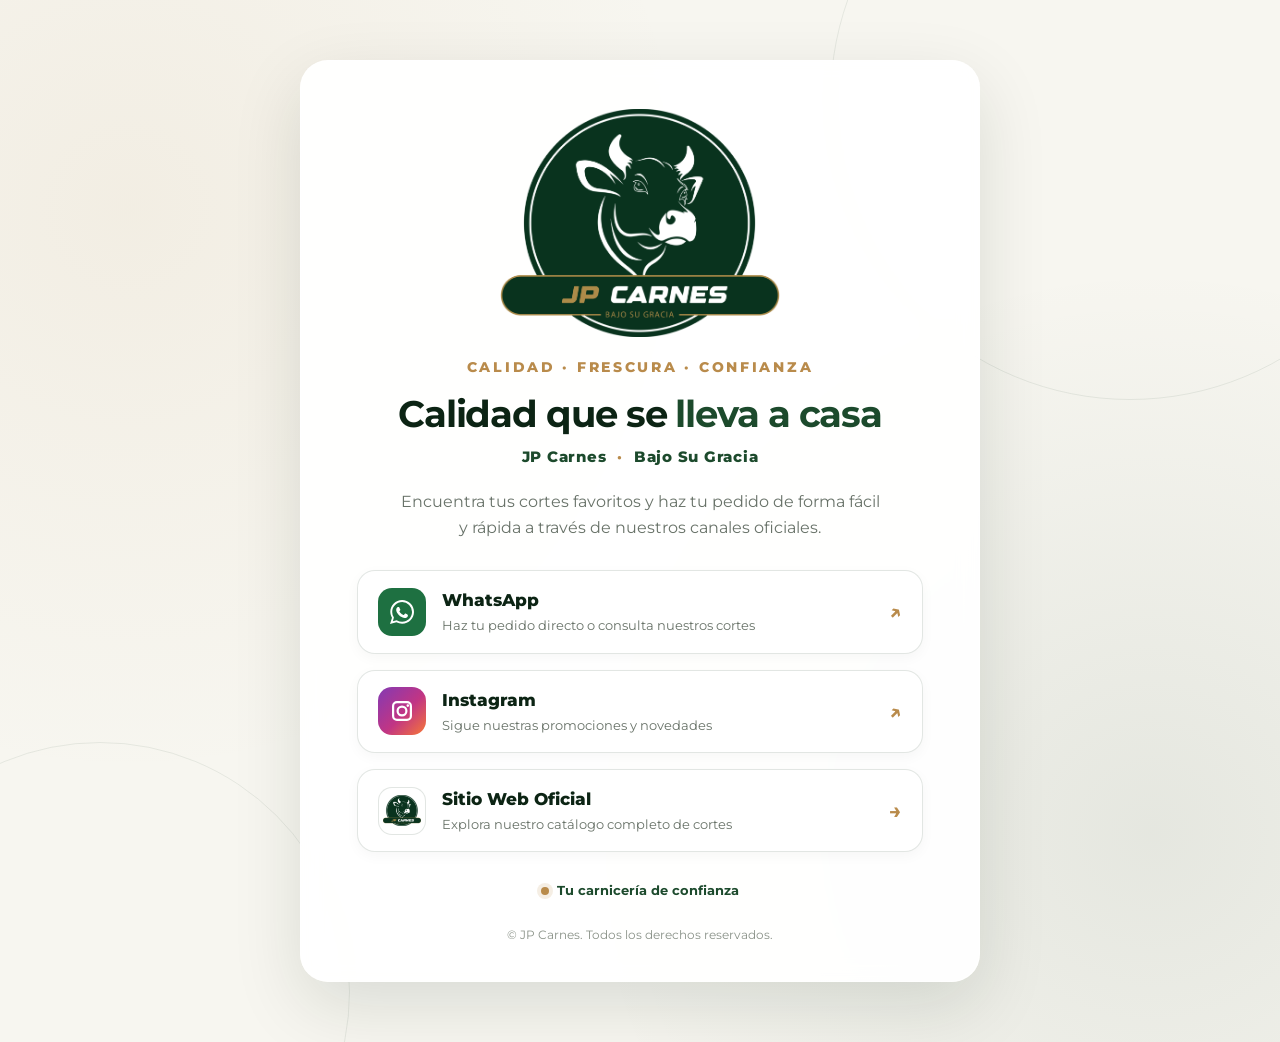
<file: index.html>
<!DOCTYPE html>
<html lang="es">
<head>
  <meta charset="UTF-8">
  <meta name="viewport" content="width=device-width, initial-scale=1.0">
  <link rel="icon" type="image/png" href="assets/logo-jp-carnes.png">
  <meta name="theme-color" content="#12351f">
  <meta name="description" content="JP Carnes: calidad, frescura y buenos cortes. Encuéntranos en WhatsApp, Instagram y nuestro sitio web oficial.">
  <title>JP Carnes | Bajo Su Gracia</title>
  <link rel="preconnect" href="https://fonts.googleapis.com">
  <link rel="preconnect" href="https://fonts.gstatic.com" crossorigin>
  <link href="https://fonts.googleapis.com/css2?family=Montserrat:wght@400;500;600;700;800&display=swap" rel="stylesheet">
  <link rel="stylesheet" href="styles.css">
</head>
<body>
  <main class="page">
    <div class="ambient ambient-one" aria-hidden="true"></div>
    <div class="ambient ambient-two" aria-hidden="true"></div>

    <section class="landing-card" aria-labelledby="main-title">
      <div class="brand-mark">
        <img src="assets/logo-jp-carnes.png" alt="Logo de JP Carnes">
      </div>

      <p class="eyebrow">CALIDAD · FRESCURA · CONFIANZA</p>
      <h1 id="main-title">Calidad que se <span>lleva a casa</span></h1>
      <p class="faith-tagline">JP Carnes <span>·</span> Bajo Su Gracia</p>
      <p class="intro">Encuentra tus cortes favoritos y haz tu pedido de forma fácil y rápida a través de nuestros canales oficiales.</p>

      <nav class="link-list" aria-label="Canales oficiales de JP Carnes">
        <a class="link-button whatsapp" href="https://wa.me/573188701055" target="_blank" rel="noopener noreferrer">
          <span class="button-icon" aria-hidden="true">
            <svg viewBox="0 0 24 24"><path d="M20.5 3.5A11.8 11.8 0 0 0 12.1 0C5.6 0 .3 5.3.3 11.8c0 2.1.6 4.2 1.7 6L0 24l6.4-1.7a11.8 11.8 0 0 0 5.7 1.5h.1C18.7 23.8 24 18.5 24 12c0-3.2-1.2-6.2-3.5-8.5ZM12.2 21.8h-.1a9.8 9.8 0 0 1-5-1.4l-.4-.2-3.8 1 1-3.7-.2-.4a9.8 9.8 0 0 1-1.5-5.2C2.2 6.5 6.7 2 12.2 2a9.7 9.7 0 0 1 6.9 2.9A9.7 9.7 0 0 1 22 12c0 5.4-4.4 9.8-9.8 9.8Zm5.4-7.3c-.3-.1-1.7-.8-2-.9-.3-.1-.5-.1-.7.2-.2.3-.8.9-.9 1.1-.2.2-.3.2-.6.1-.3-.1-1.2-.4-2.3-1.4-.8-.7-1.4-1.6-1.6-1.9-.2-.3 0-.4.1-.6l.4-.5c.1-.2.2-.3.3-.5.1-.2 0-.4 0-.5-.1-.1-.7-1.6-1-2.1-.2-.5-.5-.4-.7-.4h-.6c-.2 0-.5.1-.8.4-.3.3-1 1-1 2.4s1 2.8 1.1 3c.1.2 2 3.1 4.9 4.3.7.3 1.2.5 1.7.6.7.2 1.3.2 1.8.1.6-.1 1.7-.7 2-1.4.2-.7.2-1.3.2-1.4-.1-.2-.3-.3-.6-.4Z"/></svg>
          </span>
          <span class="button-copy"><strong>WhatsApp</strong><small>Haz tu pedido directo o consulta nuestros cortes</small></span>
          <span class="arrow" aria-hidden="true">↗</span>
        </a>

        <a class="link-button instagram" href="https://instagram.com/jpcarnes.co" target="_blank" rel="noopener noreferrer">
          <span class="button-icon" aria-hidden="true">
            <svg viewBox="0 0 24 24"><path d="M7 2h10a5 5 0 0 1 5 5v10a5 5 0 0 1-5 5H7a5 5 0 0 1-5-5V7a5 5 0 0 1 5-5Zm0 2.2A2.8 2.8 0 0 0 4.2 7v10A2.8 2.8 0 0 0 7 19.8h10a2.8 2.8 0 0 0 2.8-2.8V7A2.8 2.8 0 0 0 17 4.2H7Zm5 2.3a5.5 5.5 0 1 1 0 11 5.5 5.5 0 0 1 0-11Zm0 2.2a3.3 3.3 0 1 0 0 6.6 3.3 3.3 0 0 0 0-6.6Zm5.8-3.4a1.3 1.3 0 1 1 0 2.6 1.3 1.3 0 0 1 0-2.6Z"/></svg>
          </span>
          <span class="button-copy"><strong>Instagram</strong><small>Sigue nuestras promociones y novedades</small></span>
          <span class="arrow" aria-hidden="true">↗</span>
        </a>

        <a class="link-button website" href="sitio.html">
          <span class="button-icon logo-container" aria-hidden="true" style="background: var(--white); padding: 4px; border: 1px solid var(--line);">
            <img src="assets/logo-jp-carnes.png" alt="Logo JP Carnes" style="width: 100%; height: 100%; object-fit: contain; mix-blend-mode: multiply;">
          </span>
          <span class="button-copy"><strong>Sitio Web Oficial</strong><small>Explora nuestro catálogo completo de cortes</small></span>
          <span class="arrow" aria-hidden="true">→</span>
        </a>
      </nav>

      <div class="trust-note"><span class="status-dot"></span> Tu carnicería de confianza</div>
      <footer>© JP Carnes. Todos los derechos reservados.</footer>
    </section>
  </main>
</body>
</html>
</file>
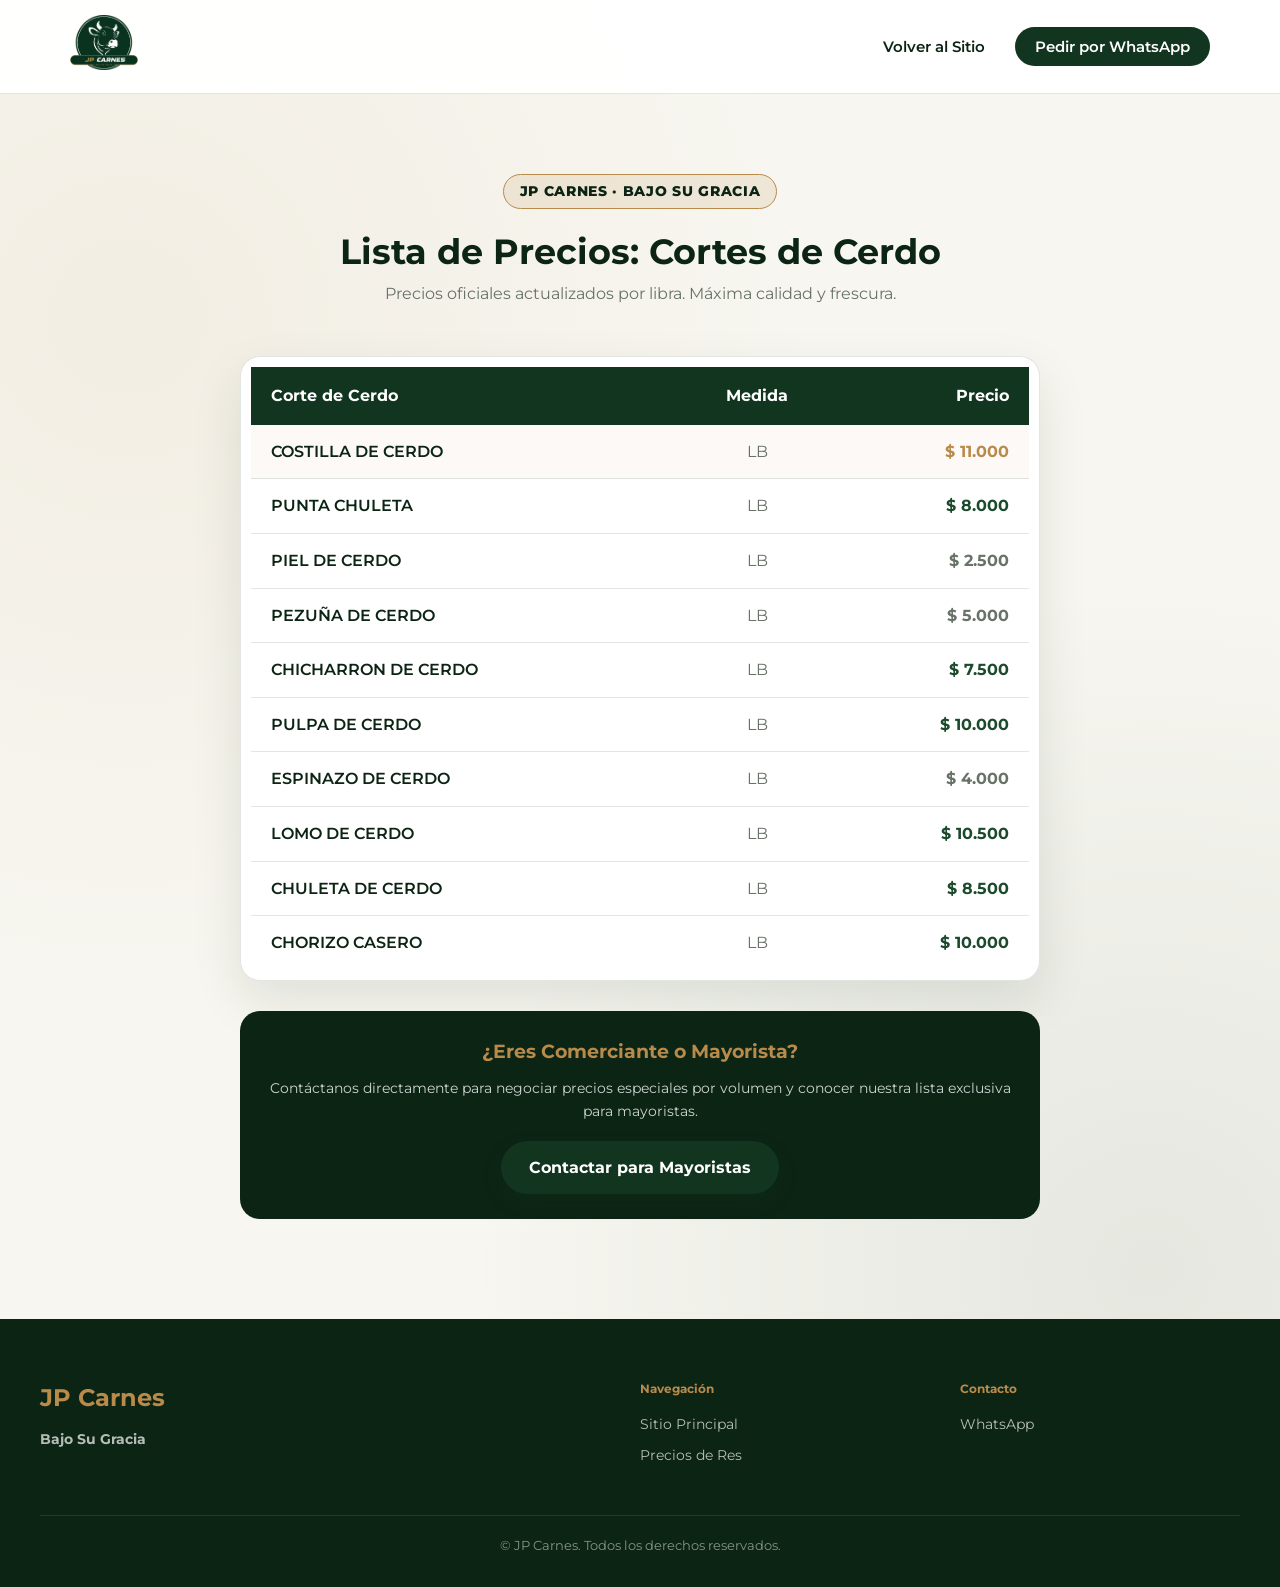
<file: precios-cerdo.html>
<!DOCTYPE html>
<html lang="es">
<head>
  <meta charset="UTF-8">
  <meta name="viewport" content="width=device-width, initial-scale=1.0">
  <meta name="theme-color" content="#12351f">
  <link rel="icon" type="image/png" href="assets/logo-jp-carnes.png">
  <title>Lista de Precios - Cortes de Cerdo | JP Carnes</title>
  <link rel="preconnect" href="https://fonts.googleapis.com">
  <link rel="preconnect" href="https://fonts.gstatic.com" crossorigin>
  <link href="https://fonts.googleapis.com/css2?family=Montserrat:wght@400;500;600;700;800&display=swap" rel="stylesheet">
  <link rel="stylesheet" href="styles.css">
  <style>
    .price-container {
      max-width: 800px;
      margin: 0 auto;
      background: var(--white);
      border-radius: 20px;
      border: 1px solid var(--line);
      box-shadow: var(--shadow);
      overflow: hidden;
      padding: 10px;
    }
    .price-table {
      width: 100%;
      border-collapse: collapse;
      text-align: left;
    }
    .price-table th {
      padding: 16px 20px;
      font-weight: 700;
      background: var(--forest);
      color: var(--white);
    }
    .price-table td {
      padding: 14px 20px;
      border-bottom: 1px solid var(--line);
    }
    .price-table tr:last-child td {
      border-bottom: none;
    }

    /* Estilos Responsive para Celulares y Pantallas Pequeñas */
    @media (max-width: 576px) {
      .price-container {
        border-radius: 14px;
        padding: 5px;
        margin: 0 10px;
      }
      .price-table, 
      .price-table thead, 
      .price-table tbody, 
      .price-table th, 
      .price-table td, 
      .price-table tr {
        display: block;
      }
      .price-table thead {
        display: none;
      }
      .price-table tr {
        padding: 12px 14px;
        border-bottom: 1px solid var(--line);
        display: flex;
        align-items: center;
        justify-content: space-between;
        gap: 8px;
        flex-wrap: wrap;
      }
      .price-table td {
        padding: 2px 0 !important;
        border: none !important;
      }
      .price-table td:nth-child(1) {
        font-size: 0.95rem;
        flex: 1 1 50%;
        word-break: break-word;
      }
      .price-table td:nth-child(2) {
        font-size: 0.75rem;
        background: rgba(185,139,75,0.12);
        padding: 2px 8px !important;
        border-radius: 6px;
        font-weight: 700;
      }
      .price-table td:nth-child(3) {
        font-size: 1rem;
        font-weight: 700;
        text-align: right;
        margin-left: auto;
      }
    }
  </style>
</head>
<body>

  <header class="header-site">
    <div class="header-container">
      <a href="sitio.html" class="nav-logo">
        <img src="assets/logo-jp-carnes.png" alt="Logo JP Carnes">
      </a>
      <nav>
        <ul class="nav-links">
          <li><a href="sitio.html">Volver al Sitio</a></li>
          <li><a href="https://wa.me/573188701055" class="btn-nav-wa" target="_blank" rel="noopener noreferrer">Pedir por WhatsApp</a></li>
        </ul>
      </nav>
    </div>
  </header>

  <main class="section-container">
    <div class="section-header">
      <span class="badge-faith" style="display:inline-block; background:rgba(185,139,75,0.15); color:var(--forest-deep); border:1px solid var(--gold); padding:6px 16px; border-radius:20px; font-size:0.85rem; font-weight:800; margin-bottom:15px;">JP CARNES · BAJO SU GRACIA</span>
      <h2>Lista de Precios: Cortes de Cerdo</h2>
      <p>Precios oficiales actualizados por libra. Máxima calidad y frescura.</p>
    </div>

    <!-- Tabla Adaptativa -->
    <div class="price-container">
      <table class="price-table">
        <thead>
          <tr>
            <th>Corte de Cerdo</th>
            <th style="text-align: center;">Medida</th>
            <th style="text-align: right;">Precio</th>
          </tr>
        </thead>
        <tbody>
          <tr style="background: rgba(185,139,75,0.05);"><td style="font-weight: 600;">COSTILLA DE CERDO</td><td style="text-align: center; color: var(--muted);">LB</td><td style="text-align: right; color: var(--gold); font-weight: 700;">$ 11.000</td></tr>
          <tr><td style="font-weight: 600;">PUNTA CHULETA</td><td style="text-align: center; color: var(--muted);">LB</td><td style="text-align: right; color: var(--forest-soft); font-weight: 700;">$ 8.000</td></tr>
          <tr><td style="font-weight: 600;">PIEL DE CERDO</td><td style="text-align: center; color: var(--muted);">LB</td><td style="text-align: right; color: var(--muted); font-weight: 700;">$ 2.500</td></tr>
          <tr><td style="font-weight: 600;">PEZUÑA DE CERDO</td><td style="text-align: center; color: var(--muted);">LB</td><td style="text-align: right; color: var(--muted); font-weight: 700;">$ 5.000</td></tr>
          <tr><td style="font-weight: 600;">CHICHARRON DE CERDO</td><td style="text-align: center; color: var(--muted);">LB</td><td style="text-align: right; color: var(--forest-soft); font-weight: 700;">$ 7.500</td></tr>
          <tr><td style="font-weight: 600;">PULPA DE CERDO</td><td style="text-align: center; color: var(--muted);">LB</td><td style="text-align: right; color: var(--forest-soft); font-weight: 700;">$ 10.000</td></tr>
          <tr><td style="font-weight: 600;">ESPINAZO DE CERDO</td><td style="text-align: center; color: var(--muted);">LB</td><td style="text-align: right; color: var(--muted); font-weight: 700;">$ 4.000</td></tr>
          <tr><td style="font-weight: 600;">LOMO DE CERDO</td><td style="text-align: center; color: var(--muted);">LB</td><td style="text-align: right; color: var(--forest-soft); font-weight: 700;">$ 10.500</td></tr>
          <tr><td style="font-weight: 600;">CHULETA DE CERDO</td><td style="text-align: center; color: var(--muted);">LB</td><td style="text-align: right; color: var(--forest-soft); font-weight: 700;">$ 8.500</td></tr>
          <tr><td style="font-weight: 600;">CHORIZO CASERO</td><td style="text-align: center; color: var(--muted);">LB</td><td style="text-align: right; color: var(--forest-soft); font-weight: 700;">$ 10.000</td></tr>
        </tbody>
      </table>
    </div>

    <!-- Sección Mayoristas -->
    <div style="max-width: 800px; margin: 30px auto; background: var(--forest-deep); color: var(--white); padding: 25px 20px; border-radius: 20px; text-align: center;">
      <h3 style="color: var(--gold); margin-bottom: 10px; font-size: 1.2rem;">¿Eres Comerciante o Mayorista?</h3>
      <p style="color: rgba(255,255,255,0.8); font-size: 0.9rem; margin-bottom: 18px;">Contáctanos directamente para negociar precios especiales por volumen y conocer nuestra lista exclusiva para mayoristas.</p>
      <a href="https://wa.me/573188701055?text=Hola,%20estoy%20interesado%20en%20ser%20cliente%20mayorista%20y%20conocer%20la%20lista%20de%20precios%20para%20cerdo" target="_blank" class="btn-primary" rel="noopener noreferrer">Contactar para Mayoristas</a>
    </div>

  </main>

  <footer class="site-footer">
    <div class="footer-container">
      <div class="footer-brand">
        <h3>JP Carnes</h3>
        <p><strong>Bajo Su Gracia</strong></p>
      </div>
      <div class="footer-links">
        <h4>Navegación</h4>
        <ul>
          <li><a href="sitio.html">Sitio Principal</a></li>
          <li><a href="precios-res.html">Precios de Res</a></li>
        </ul>
      </div>
      <div class="footer-links">
        <h4>Contacto</h4>
        <ul>
          <li><a href="https://wa.me/573188701055" target="_blank" rel="noopener noreferrer">WhatsApp</a></li>
        </ul>
      </div>
    </div>
    <div class="footer-bottom">
      <p>© JP Carnes. Todos los derechos reservados.</p>
    </div>
  </footer>

</body>
</html>
</file>
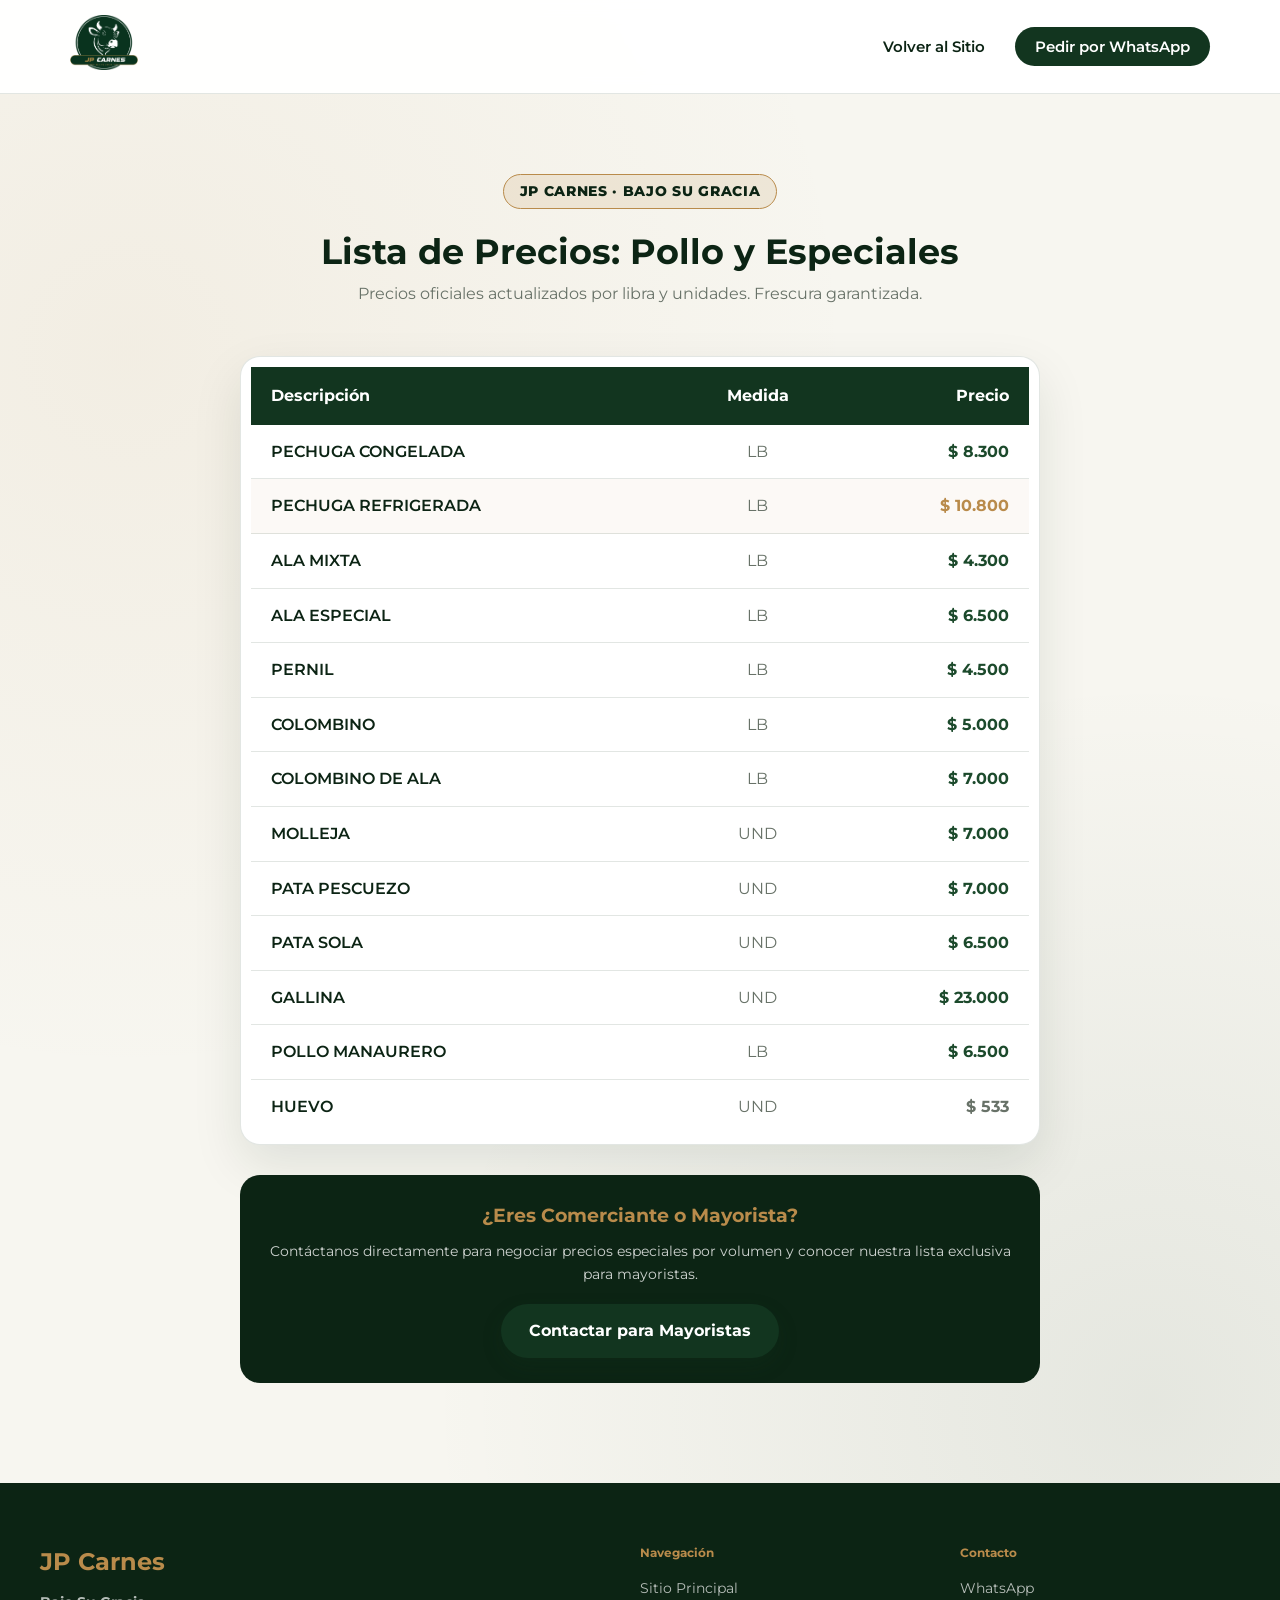
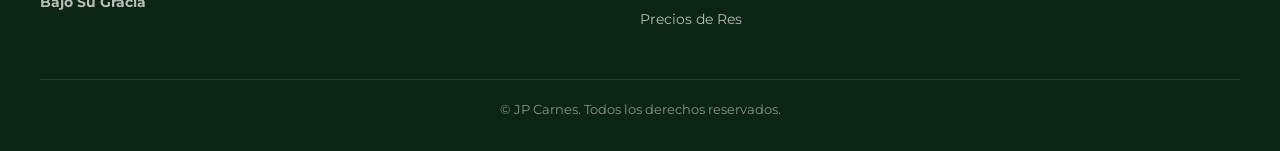
<file: precios-pollo.html>
<!DOCTYPE html>
<html lang="es">
<head>
  <meta charset="UTF-8">
  <meta name="viewport" content="width=device-width, initial-scale=1.0">
  <meta name="theme-color" content="#12351f">
  <link rel="icon" type="image/png" href="assets/logo-jp-carnes.png">
  <title>Lista de Precios - Pollo y Especiales | JP Carnes</title>
  <link rel="preconnect" href="https://fonts.googleapis.com">
  <link rel="preconnect" href="https://fonts.gstatic.com" crossorigin>
  <link href="https://fonts.googleapis.com/css2?family=Montserrat:wght@400;500;600;700;800&display=swap" rel="stylesheet">
  <link rel="stylesheet" href="styles.css">
  <style>
    .price-container {
      max-width: 800px;
      margin: 0 auto;
      background: var(--white);
      border-radius: 20px;
      border: 1px solid var(--line);
      box-shadow: var(--shadow);
      overflow: hidden;
      padding: 10px;
    }
    .price-table {
      width: 100%;
      border-collapse: collapse;
      text-align: left;
    }
    .price-table th {
      padding: 16px 20px;
      font-weight: 700;
      background: var(--forest);
      color: var(--white);
    }
    .price-table td {
      padding: 14px 20px;
      border-bottom: 1px solid var(--line);
    }
    .price-table tr:last-child td {
      border-bottom: none;
    }

    /* Estilos Responsive para Celulares y Pantallas Pequeñas */
    @media (max-width: 576px) {
      .price-container {
        border-radius: 14px;
        padding: 5px;
        margin: 0 10px;
      }
      .price-table, 
      .price-table thead, 
      .price-table tbody, 
      .price-table th, 
      .price-table td, 
      .price-table tr {
        display: block;
      }
      .price-table thead {
        display: none;
      }
      .price-table tr {
        padding: 12px 14px;
        border-bottom: 1px solid var(--line);
        display: flex;
        align-items: center;
        justify-content: space-between;
        gap: 8px;
        flex-wrap: wrap;
      }
      .price-table td {
        padding: 2px 0 !important;
        border: none !important;
      }
      .price-table td:nth-child(1) {
        font-size: 0.95rem;
        flex: 1 1 50%;
        word-break: break-word;
      }
      .price-table td:nth-child(2) {
        font-size: 0.75rem;
        background: rgba(185,139,75,0.12);
        padding: 2px 8px !important;
        border-radius: 6px;
        font-weight: 700;
      }
      .price-table td:nth-child(3) {
        font-size: 1rem;
        font-weight: 700;
        text-align: right;
        margin-left: auto;
      }
    }
  </style>
</head>
<body>

  <header class="header-site">
    <div class="header-container">
      <a href="sitio.html" class="nav-logo">
        <img src="assets/logo-jp-carnes.png" alt="Logo JP Carnes">
      </a>
      <nav>
        <ul class="nav-links">
          <li><a href="sitio.html">Volver al Sitio</a></li>
          <li><a href="https://wa.me/573188701055" class="btn-nav-wa" target="_blank" rel="noopener noreferrer">Pedir por WhatsApp</a></li>
        </ul>
      </nav>
    </div>
  </header>

  <main class="section-container">
    <div class="section-header">
      <span class="badge-faith" style="display:inline-block; background:rgba(185,139,75,0.15); color:var(--forest-deep); border:1px solid var(--gold); padding:6px 16px; border-radius:20px; font-size:0.85rem; font-weight:800; margin-bottom:15px;">JP CARNES · BAJO SU GRACIA</span>
      <h2>Lista de Precios: Pollo y Especiales</h2>
      <p>Precios oficiales actualizados por libra y unidades. Frescura garantizada.</p>
    </div>

    <!-- Tabla Adaptativa -->
    <div class="price-container">
      <table class="price-table">
        <thead>
          <tr>
            <th>Descripción</th>
            <th style="text-align: center;">Medida</th>
            <th style="text-align: right;">Precio</th>
          </tr>
        </thead>
        <tbody>
          <tr><td style="font-weight: 600;">PECHUGA CONGELADA</td><td style="text-align: center; color: var(--muted);">LB</td><td style="text-align: right; color: var(--forest-soft); font-weight: 700;">$ 8.300</td></tr>
          <tr style="background: rgba(185,139,75,0.05);"><td style="font-weight: 600;">PECHUGA REFRIGERADA</td><td style="text-align: center; color: var(--muted);">LB</td><td style="text-align: right; color: var(--gold); font-weight: 700;">$ 10.800</td></tr>
          <tr><td style="font-weight: 600;">ALA MIXTA</td><td style="text-align: center; color: var(--muted);">LB</td><td style="text-align: right; color: var(--forest-soft); font-weight: 700;">$ 4.300</td></tr>
          <tr><td style="font-weight: 600;">ALA ESPECIAL</td><td style="text-align: center; color: var(--muted);">LB</td><td style="text-align: right; color: var(--forest-soft); font-weight: 700;">$ 6.500</td></tr>
          <tr><td style="font-weight: 600;">PERNIL</td><td style="text-align: center; color: var(--muted);">LB</td><td style="text-align: right; color: var(--forest-soft); font-weight: 700;">$ 4.500</td></tr>
          <tr><td style="font-weight: 600;">COLOMBINO</td><td style="text-align: center; color: var(--muted);">LB</td><td style="text-align: right; color: var(--forest-soft); font-weight: 700;">$ 5.000</td></tr>
          <tr><td style="font-weight: 600;">COLOMBINO DE ALA</td><td style="text-align: center; color: var(--muted);">LB</td><td style="text-align: right; color: var(--forest-soft); font-weight: 700;">$ 7.000</td></tr>
          <tr><td style="font-weight: 600;">MOLLEJA</td><td style="text-align: center; color: var(--muted);">UND</td><td style="text-align: right; color: var(--forest-soft); font-weight: 700;">$ 7.000</td></tr>
          <tr><td style="font-weight: 600;">PATA PESCUEZO</td><td style="text-align: center; color: var(--muted);">UND</td><td style="text-align: right; color: var(--forest-soft); font-weight: 700;">$ 7.000</td></tr>
          <tr><td style="font-weight: 600;">PATA SOLA</td><td style="text-align: center; color: var(--muted);">UND</td><td style="text-align: right; color: var(--forest-soft); font-weight: 700;">$ 6.500</td></tr>
          <tr><td style="font-weight: 600;">GALLINA</td><td style="text-align: center; color: var(--muted);">UND</td><td style="text-align: right; color: var(--forest-soft); font-weight: 700;">$ 23.000</td></tr>
          <tr><td style="font-weight: 600;">POLLO MANAURERO</td><td style="text-align: center; color: var(--muted);">LB</td><td style="text-align: right; color: var(--forest-soft); font-weight: 700;">$ 6.500</td></tr>
          <tr><td style="font-weight: 600;">HUEVO</td><td style="text-align: center; color: var(--muted);">UND</td><td style="text-align: right; color: var(--muted); font-weight: 700;">$ 533</td></tr>
        </tbody>
      </table>
    </div>

    <!-- Sección Mayoristas -->
    <div style="max-width: 800px; margin: 30px auto; background: var(--forest-deep); color: var(--white); padding: 25px 20px; border-radius: 20px; text-align: center;">
      <h3 style="color: var(--gold); margin-bottom: 10px; font-size: 1.2rem;">¿Eres Comerciante o Mayorista?</h3>
      <p style="color: rgba(255,255,255,0.8); font-size: 0.9rem; margin-bottom: 18px;">Contáctanos directamente para negociar precios especiales por volumen y conocer nuestra lista exclusiva para mayoristas.</p>
      <a href="https://wa.me/573188701055?text=Hola,%20estoy%20interesado%20en%20ser%20cliente%20mayorista%20y%20conocer%20la%20lista%20de%20precios%20para%20pollo" target="_blank" class="btn-primary" rel="noopener noreferrer">Contactar para Mayoristas</a>
    </div>

  </main>

  <footer class="site-footer">
    <div class="footer-container">
      <div class="footer-brand">
        <h3>JP Carnes</h3>
        <p><strong>Bajo Su Gracia</strong></p>
      </div>
      <div class="footer-links">
        <h4>Navegación</h4>
        <ul>
          <li><a href="sitio.html">Sitio Principal</a></li>
          <li><a href="precios-res.html">Precios de Res</a></li>
        </ul>
      </div>
      <div class="footer-links">
        <h4>Contacto</h4>
        <ul>
          <li><a href="https://wa.me/573188701055" target="_blank" rel="noopener noreferrer">WhatsApp</a></li>
        </ul>
      </div>
    </div>
    <div class="footer-bottom">
      <p>© JP Carnes. Todos los derechos reservados.</p>
    </div>
  </footer>

</body>
</html>
</file>
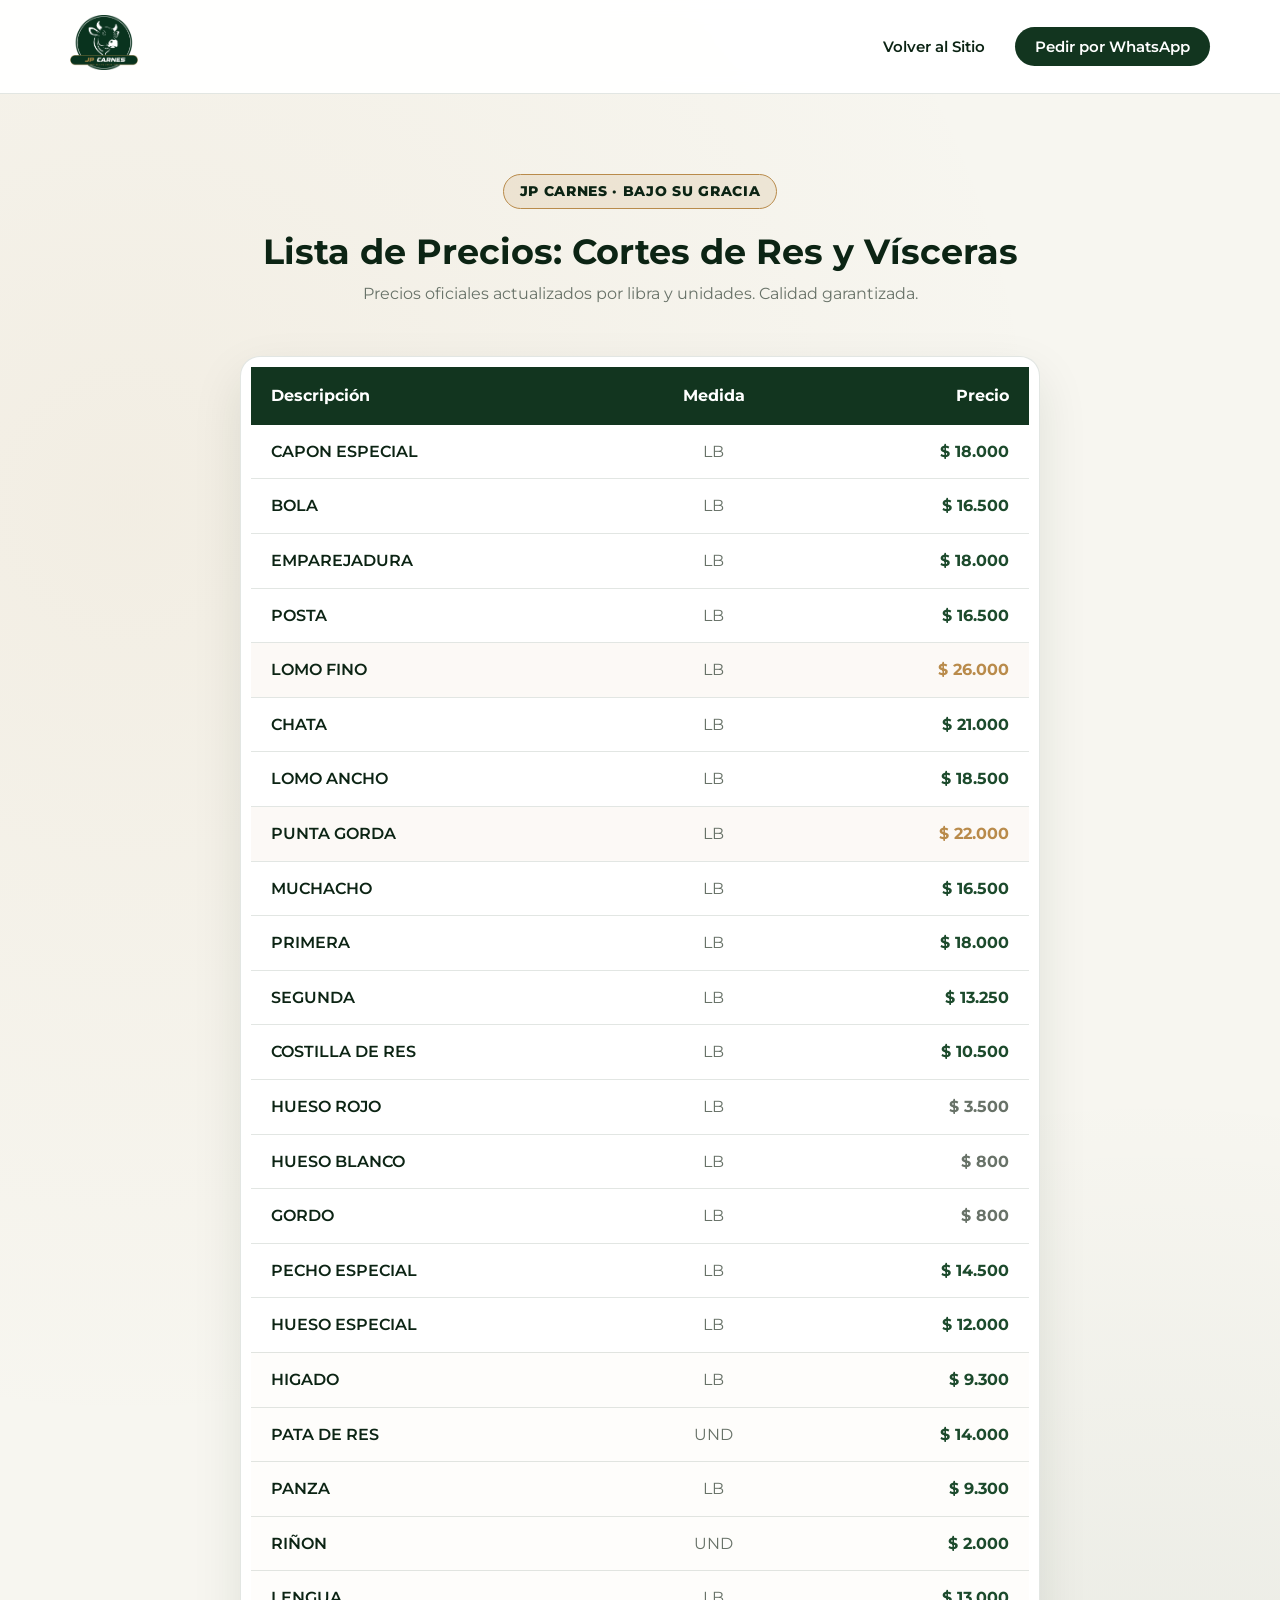
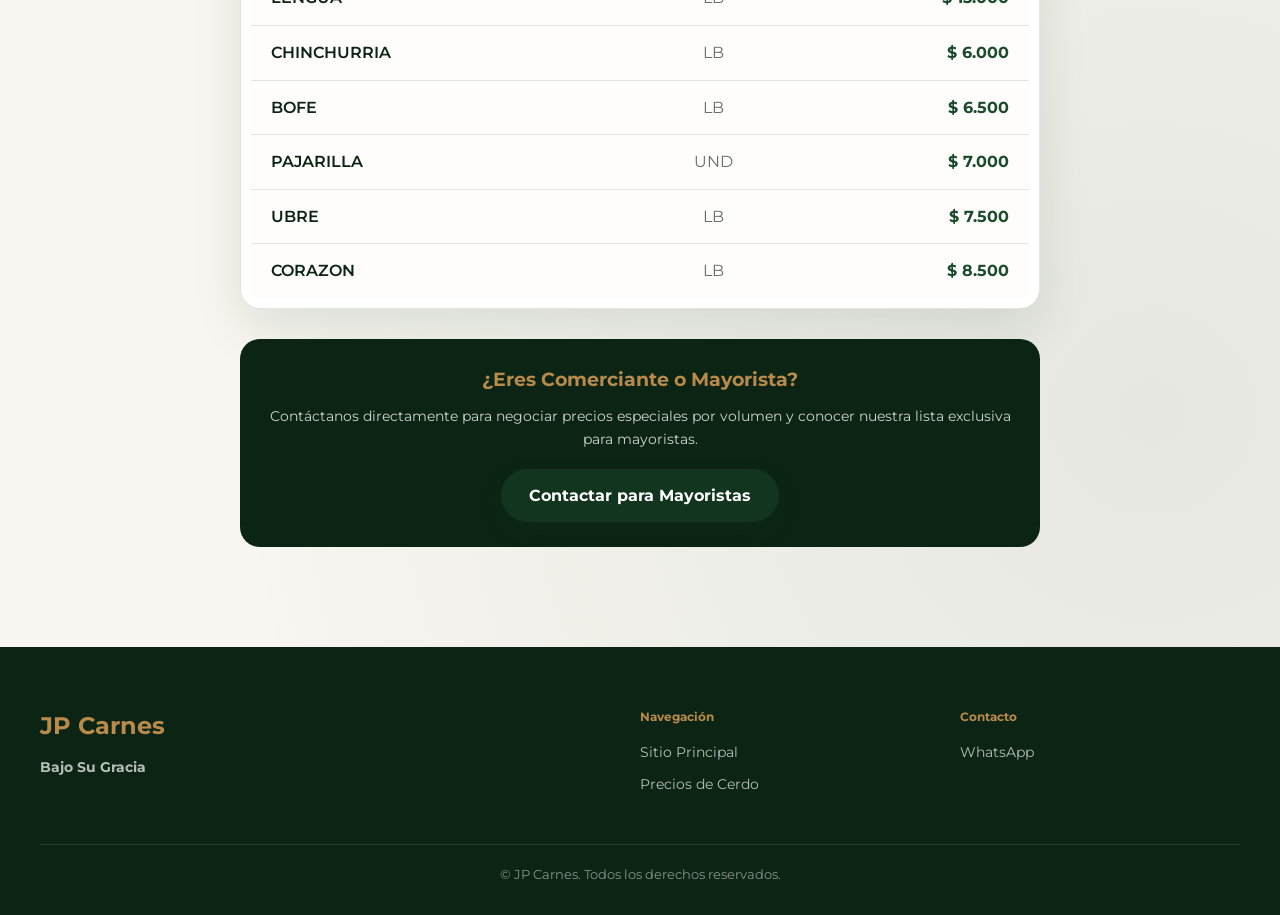
<file: precios-res.html>
<!DOCTYPE html>
<html lang="es">
<head>
  <meta charset="UTF-8">
  <meta name="viewport" content="width=device-width, initial-scale=1.0">
  <meta name="theme-color" content="#12351f">
  <link rel="icon" type="image/png" href="assets/logo-jp-carnes.png">
  <title>Lista de Precios - Cortes de Res y Vísceras | JP Carnes</title>
  <link rel="preconnect" href="https://fonts.googleapis.com">
  <link rel="preconnect" href="https://fonts.gstatic.com" crossorigin>
  <link href="https://fonts.googleapis.com/css2?family=Montserrat:wght@400;500;600;700;800&display=swap" rel="stylesheet">
  <link rel="stylesheet" href="styles.css">
  <style>
    .price-container {
      max-width: 800px;
      margin: 0 auto;
      background: var(--white);
      border-radius: 20px;
      border: 1px solid var(--line);
      box-shadow: var(--shadow);
      overflow: hidden;
      padding: 10px;
    }
    .price-table {
      width: 100%;
      border-collapse: collapse;
      text-align: left;
    }
    .price-table th {
      padding: 16px 20px;
      font-weight: 700;
      background: var(--forest);
      color: var(--white);
    }
    .price-table td {
      padding: 14px 20px;
      border-bottom: 1px solid var(--line);
    }
    .price-table tr:last-child td {
      border-bottom: none;
    }

    /* Estilos Responsive para Celulares y Pantallas Pequeñas */
    @media (max-width: 576px) {
      .price-container {
        border-radius: 14px;
        padding: 5px;
        margin: 0 10px;
      }
      .price-table, 
      .price-table thead, 
      .price-table tbody, 
      .price-table th, 
      .price-table td, 
      .price-table tr {
        display: block;
      }
      .price-table thead {
        display: none; /* Oculta encabezados de tabla en móvil */
      }
      .price-table tr {
        padding: 12px 14px;
        border-bottom: 1px solid var(--line);
        display: flex;
        align-items: center;
        justify-content: space-between;
        gap: 8px;
        flex-wrap: wrap;
      }
      .price-table td {
        padding: 2px 0 !important;
        border: none !important;
      }
      .price-table td:nth-child(1) {
        font-size: 0.95rem;
        flex: 1 1 50%;
        word-break: break-word;
      }
      .price-table td:nth-child(2) {
        font-size: 0.75rem;
        background: rgba(185,139,75,0.12);
        padding: 2px 8px !important;
        border-radius: 6px;
        font-weight: 700;
      }
      .price-table td:nth-child(3) {
        font-size: 1rem;
        font-weight: 700;
        text-align: right;
        margin-left: auto;
      }
    }
  </style>
</head>
<body>

  <header class="header-site">
    <div class="header-container">
      <a href="sitio.html" class="nav-logo">
        <img src="assets/logo-jp-carnes.png" alt="Logo JP Carnes">
      </a>
      <nav>
        <ul class="nav-links">
          <li><a href="sitio.html">Volver al Sitio</a></li>
          <li><a href="https://wa.me/573188701055" class="btn-nav-wa" target="_blank" rel="noopener noreferrer">Pedir por WhatsApp</a></li>
        </ul>
      </nav>
    </div>
  </header>

  <main class="section-container">
    <div class="section-header">
      <span class="badge-faith" style="display:inline-block; background:rgba(185,139,75,0.15); color:var(--forest-deep); border:1px solid var(--gold); padding:6px 16px; border-radius:20px; font-size:0.85rem; font-weight:800; margin-bottom:15px;">JP CARNES · BAJO SU GRACIA</span>
      <h2>Lista de Precios: Cortes de Res y Vísceras</h2>
      <p>Precios oficiales actualizados por libra y unidades. Calidad garantizada.</p>
    </div>

    <!-- Tabla Adaptativa -->
    <div class="price-container">
      <table class="price-table">
        <thead>
          <tr>
            <th>Descripción</th>
            <th style="text-align: center;">Medida</th>
            <th style="text-align: right;">Precio</th>
          </tr>
        </thead>
        <tbody>
          <!-- Res -->
          <tr><td style="font-weight: 600;">CAPON ESPECIAL</td><td style="text-align: center; color: var(--muted);">LB</td><td style="text-align: right; color: var(--forest-soft); font-weight: 700;">$ 18.000</td></tr>
          <tr><td style="font-weight: 600;">BOLA</td><td style="text-align: center; color: var(--muted);">LB</td><td style="text-align: right; color: var(--forest-soft); font-weight: 700;">$ 16.500</td></tr>
          <tr><td style="font-weight: 600;">EMPAREJADURA</td><td style="text-align: center; color: var(--muted);">LB</td><td style="text-align: right; color: var(--forest-soft); font-weight: 700;">$ 18.000</td></tr>
          <tr><td style="font-weight: 600;">POSTA</td><td style="text-align: center; color: var(--muted);">LB</td><td style="text-align: right; color: var(--forest-soft); font-weight: 700;">$ 16.500</td></tr>
          <tr style="background: rgba(185,139,75,0.05);"><td style="font-weight: 600;">LOMO FINO</td><td style="text-align: center; color: var(--muted);">LB</td><td style="text-align: right; color: var(--gold); font-weight: 700;">$ 26.000</td></tr>
          <tr><td style="font-weight: 600;">CHATA</td><td style="text-align: center; color: var(--muted);">LB</td><td style="text-align: right; color: var(--forest-soft); font-weight: 700;">$ 21.000</td></tr>
          <tr><td style="font-weight: 600;">LOMO ANCHO</td><td style="text-align: center; color: var(--muted);">LB</td><td style="text-align: right; color: var(--forest-soft); font-weight: 700;">$ 18.500</td></tr>
          <tr style="background: rgba(185,139,75,0.05);"><td style="font-weight: 600;">PUNTA GORDA</td><td style="text-align: center; color: var(--muted);">LB</td><td style="text-align: right; color: var(--gold); font-weight: 700;">$ 22.000</td></tr>
          <tr><td style="font-weight: 600;">MUCHACHO</td><td style="text-align: center; color: var(--muted);">LB</td><td style="text-align: right; color: var(--forest-soft); font-weight: 700;">$ 16.500</td></tr>
          <tr><td style="font-weight: 600;">PRIMERA</td><td style="text-align: center; color: var(--muted);">LB</td><td style="text-align: right; color: var(--forest-soft); font-weight: 700;">$ 18.000</td></tr>
          <tr><td style="font-weight: 600;">SEGUNDA</td><td style="text-align: center; color: var(--muted);">LB</td><td style="text-align: right; color: var(--forest-soft); font-weight: 700;">$ 13.250</td></tr>
          <tr><td style="font-weight: 600;">COSTILLA DE RES</td><td style="text-align: center; color: var(--muted);">LB</td><td style="text-align: right; color: var(--forest-soft); font-weight: 700;">$ 10.500</td></tr>
          <tr><td style="font-weight: 600;">HUESO ROJO</td><td style="text-align: center; color: var(--muted);">LB</td><td style="text-align: right; color: var(--muted); font-weight: 700;">$ 3.500</td></tr>
          <tr><td style="font-weight: 600;">HUESO BLANCO</td><td style="text-align: center; color: var(--muted);">LB</td><td style="text-align: right; color: var(--muted); font-weight: 700;">$ 800</td></tr>
          <tr><td style="font-weight: 600;">GORDO</td><td style="text-align: center; color: var(--muted);">LB</td><td style="text-align: right; color: var(--muted); font-weight: 700;">$ 800</td></tr>
          <tr><td style="font-weight: 600;">PECHO ESPECIAL</td><td style="text-align: center; color: var(--muted);">LB</td><td style="text-align: right; color: var(--forest-soft); font-weight: 700;">$ 14.500</td></tr>
          <tr><td style="font-weight: 600;">HUESO ESPECIAL</td><td style="text-align: center; color: var(--muted);">LB</td><td style="text-align: right; color: var(--forest-soft); font-weight: 700;">$ 12.000</td></tr>
          
          <!-- Vísceras -->
          <tr style="background: rgba(185,139,75,0.02);"><td style="font-weight: 600;">HIGADO</td><td style="text-align: center; color: var(--muted);">LB</td><td style="text-align: right; color: var(--forest-soft); font-weight: 700;">$ 9.300</td></tr>
          <tr style="background: rgba(185,139,75,0.02);"><td style="font-weight: 600;">PATA DE RES</td><td style="text-align: center; color: var(--muted);">UND</td><td style="text-align: right; color: var(--forest-soft); font-weight: 700;">$ 14.000</td></tr>
          <tr style="background: rgba(185,139,75,0.02);"><td style="font-weight: 600;">PANZA</td><td style="text-align: center; color: var(--muted);">LB</td><td style="text-align: right; color: var(--forest-soft); font-weight: 700;">$ 9.300</td></tr>
          <tr style="background: rgba(185,139,75,0.02);"><td style="font-weight: 600;">RIÑON</td><td style="text-align: center; color: var(--muted);">UND</td><td style="text-align: right; color: var(--forest-soft); font-weight: 700;">$ 2.000</td></tr>
          <tr style="background: rgba(185,139,75,0.02);"><td style="font-weight: 600;">LENGUA</td><td style="text-align: center; color: var(--muted);">LB</td><td style="text-align: right; color: var(--forest-soft); font-weight: 700;">$ 13.000</td></tr>
          <tr style="background: rgba(185,139,75,0.02);"><td style="font-weight: 600;">CHINCHURRIA</td><td style="text-align: center; color: var(--muted);">LB</td><td style="text-align: right; color: var(--forest-soft); font-weight: 700;">$ 6.000</td></tr>
          <tr style="background: rgba(185,139,75,0.02);"><td style="font-weight: 600;">BOFE</td><td style="text-align: center; color: var(--muted);">LB</td><td style="text-align: right; color: var(--forest-soft); font-weight: 700;">$ 6.500</td></tr>
          <tr style="background: rgba(185,139,75,0.02);"><td style="font-weight: 600;">PAJARILLA</td><td style="text-align: center; color: var(--muted);">UND</td><td style="text-align: right; color: var(--forest-soft); font-weight: 700;">$ 7.000</td></tr>
          <tr style="background: rgba(185,139,75,0.02);"><td style="font-weight: 600;">UBRE</td><td style="text-align: center; color: var(--muted);">LB</td><td style="text-align: right; color: var(--forest-soft); font-weight: 700;">$ 7.500</td></tr>
          <tr style="background: rgba(185,139,75,0.02);"><td style="font-weight: 600;">CORAZON</td><td style="text-align: center; color: var(--muted);">LB</td><td style="text-align: right; color: var(--forest-soft); font-weight: 700;">$ 8.500</td></tr>
        </tbody>
      </table>
    </div>

    <!-- Sección Mayoristas -->
    <div style="max-width: 800px; margin: 30px auto; background: var(--forest-deep); color: var(--white); padding: 25px 20px; border-radius: 20px; text-align: center;">
      <h3 style="color: var(--gold); margin-bottom: 10px; font-size: 1.2rem;">¿Eres Comerciante o Mayorista?</h3>
      <p style="color: rgba(255,255,255,0.8); font-size: 0.9rem; margin-bottom: 18px;">Contáctanos directamente para negociar precios especiales por volumen y conocer nuestra lista exclusiva para mayoristas.</p>
      <a href="https://wa.me/573188701055?text=Hola,%20estoy%20interesado%20en%20ser%20cliente%20mayorista%20y%20conocer%20la%20lista%20de%20precios%20para%20res" target="_blank" class="btn-primary" rel="noopener noreferrer">Contactar para Mayoristas</a>
    </div>

  </main>

  <footer class="site-footer">
    <div class="footer-container">
      <div class="footer-brand">
        <h3>JP Carnes</h3>
        <p><strong>Bajo Su Gracia</strong></p>
      </div>
      <div class="footer-links">
        <h4>Navegación</h4>
        <ul>
          <li><a href="sitio.html">Sitio Principal</a></li>
          <li><a href="precios-cerdo.html">Precios de Cerdo</a></li>
        </ul>
      </div>
      <div class="footer-links">
        <h4>Contacto</h4>
        <ul>
          <li><a href="https://wa.me/573188701055" target="_blank" rel="noopener noreferrer">WhatsApp</a></li>
        </ul>
      </div>
    </div>
    <div class="footer-bottom">
      <p>© JP Carnes. Todos los derechos reservados.</p>
    </div>
  </footer>

</body>
</html>
</file>
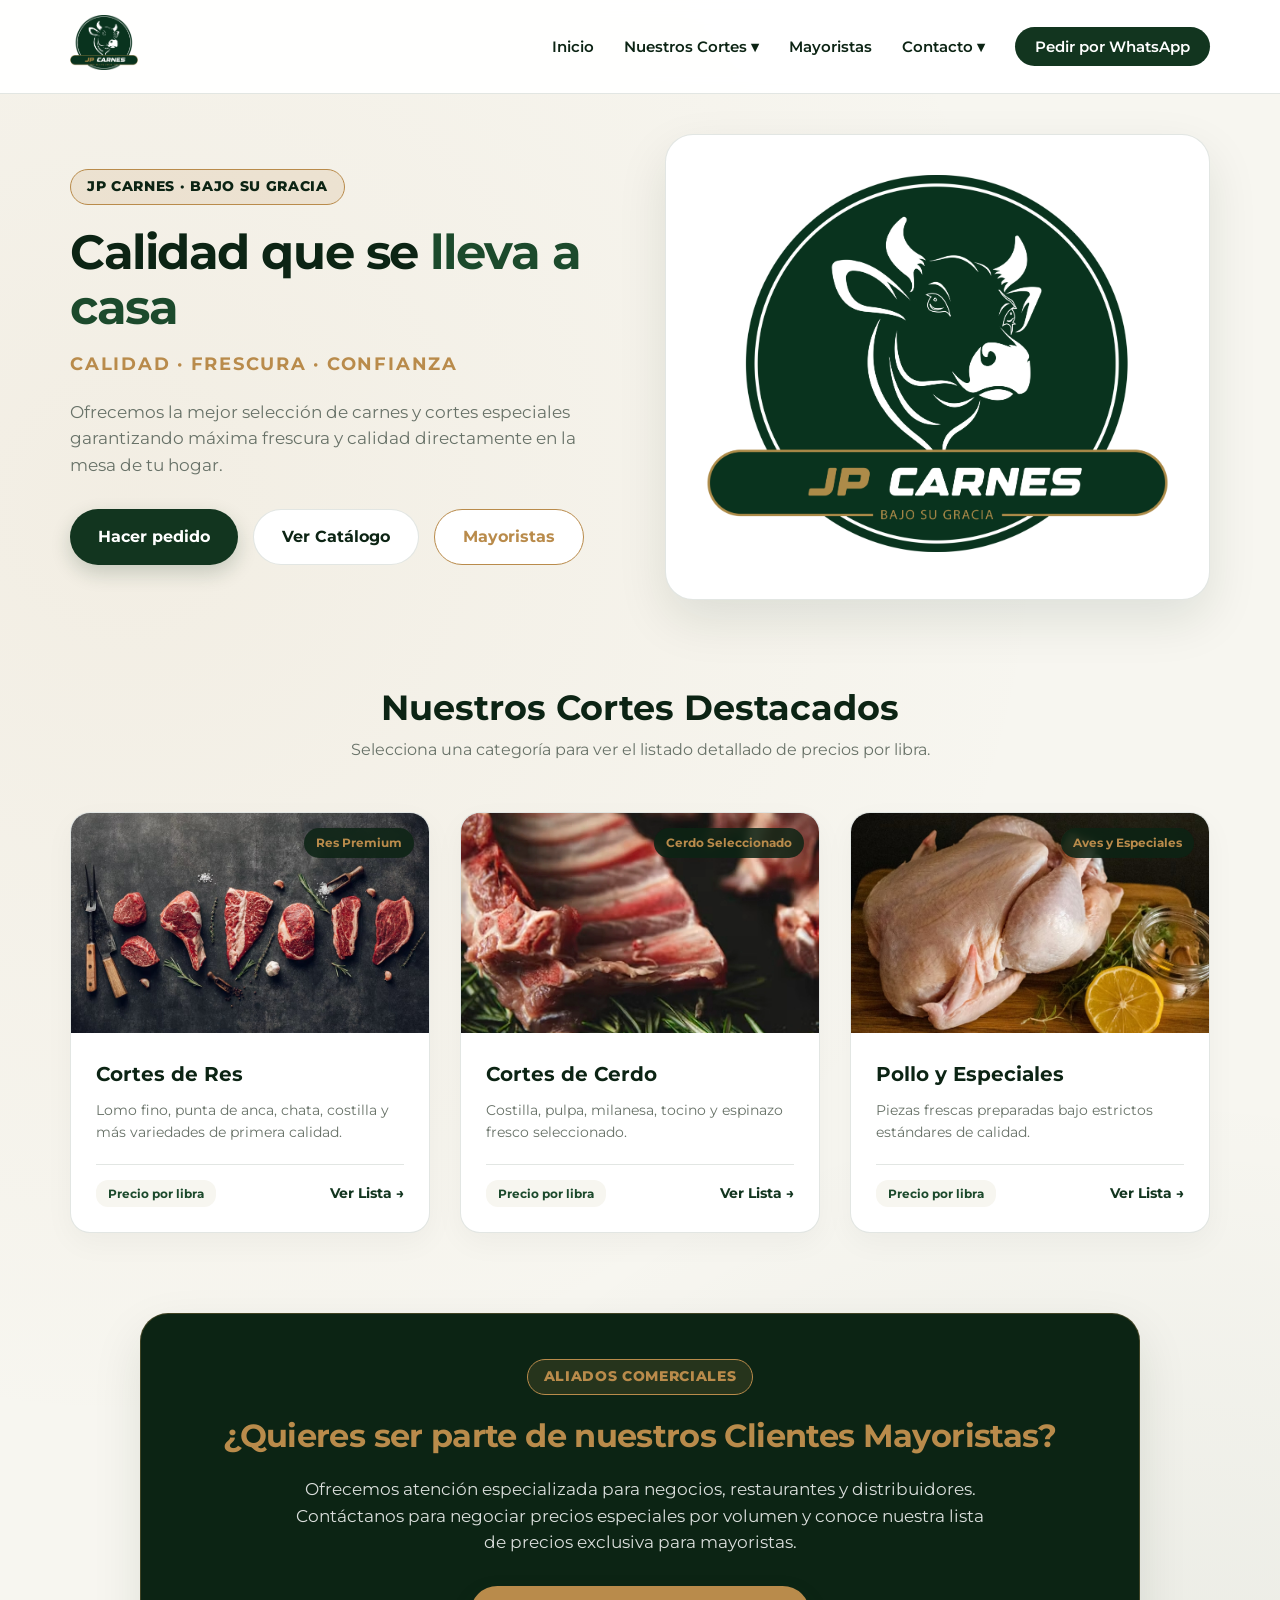
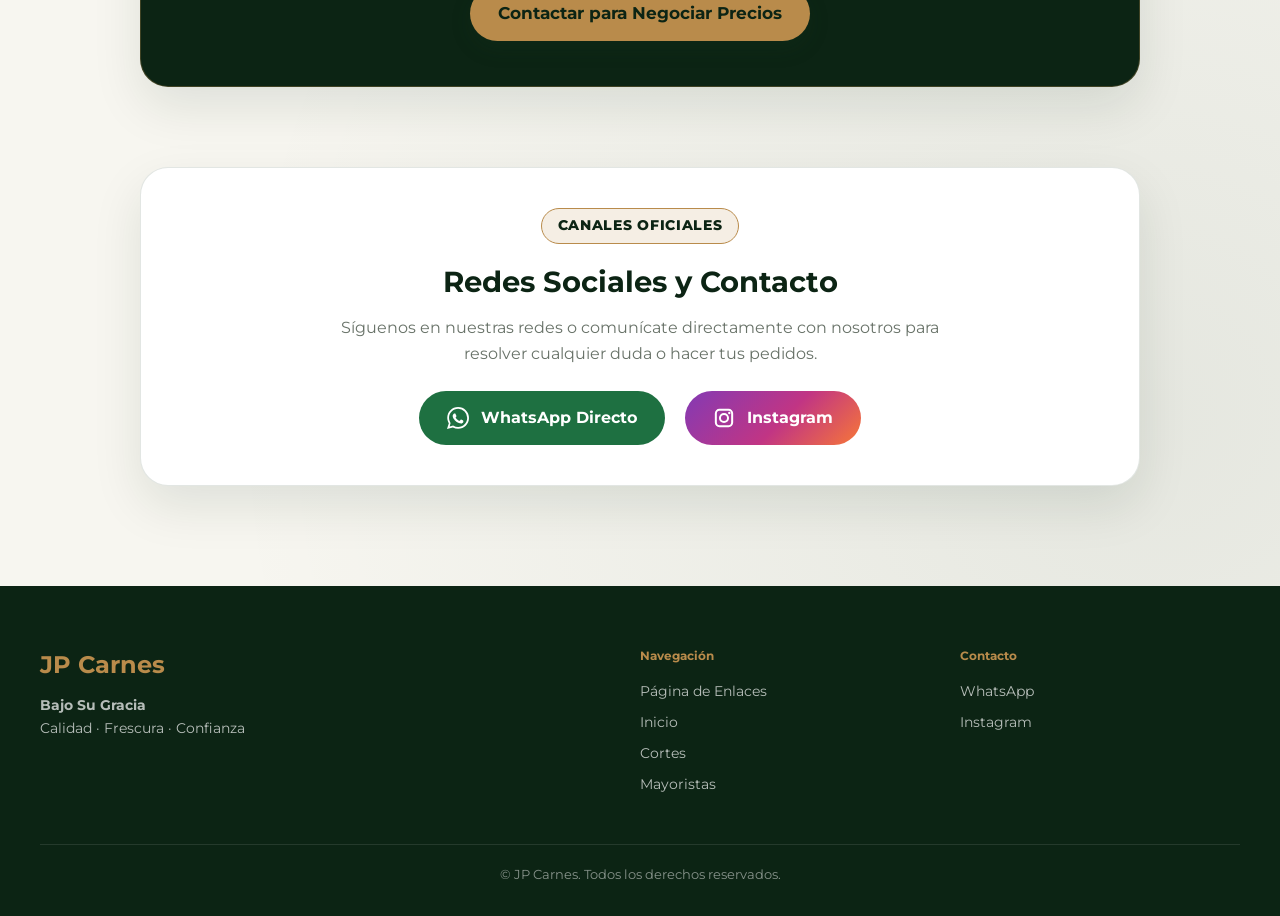
<file: sitio.html>
<!DOCTYPE html>
<html lang="es">
<head>
  <meta charset="UTF-8">
  <meta name="viewport" content="width=device-width, initial-scale=1.0">
  <link rel="icon" type="image/png" href="assets/logo-jp-carnes.png">
  <meta name="theme-color" content="#12351f">
  <meta name="description" content="Sitio Web Oficial de JP Carnes - Bajo Su Gracia. Calidad, Frescura y Confianza en cada corte.">
  <title>JP Carnes | Sitio Web Oficial</title>
  <link rel="preconnect" href="https://fonts.googleapis.com">
  <link rel="preconnect" href="https://fonts.gstatic.com" crossorigin>
  <link href="https://fonts.googleapis.com/css2?family=Montserrat:wght@400;500;600;700;800&display=swap" rel="stylesheet">
  <link rel="stylesheet" href="styles.css">
  <style>
    /* Estilos para menús desplegables */
    .dropdown {
      position: relative;
    }
    .dropdown-menu {
      position: absolute;
      top: 100%;
      left: 0;
      background: var(--white);
      border: 1px solid var(--line);
      border-radius: 12px;
      box-shadow: var(--shadow);
      list-style: none;
      padding: 10px 0;
      min-width: 180px;
      display: none;
      z-index: 1000;
    }
    .dropdown:hover .dropdown-menu {
      display: block;
    }
    .dropdown-menu li a {
      display: block;
      padding: 8px 20px;
      color: var(--forest-deep);
      font-size: 0.9rem;
      font-weight: 500;
      text-decoration: none;
      transition: background 0.2s ease, color 0.2s ease;
    }
    .dropdown-menu li a:hover {
      background: var(--cream);
      color: var(--gold);
    }
    
    .social-contact-section {
      background: var(--white);
      border: 1px solid var(--line);
      border-radius: 28px;
      padding: 40px;
      max-width: 1000px;
      margin: 60px auto;
      text-align: center;
      box-shadow: var(--shadow);
    }
    .social-buttons-grid {
      display: flex;
      justify-content: center;
      gap: 20px;
      margin-top: 25px;
      flex-wrap: wrap;
    }
    .social-btn {
      display: flex;
      align-items: center;
      gap: 12px;
      padding: 14px 28px;
      border-radius: 30px;
      text-decoration: none;
      font-weight: 700;
      font-size: 1rem;
      transition: transform 0.2s ease, box-shadow 0.2s ease;
      color: var(--white);
    }
    .social-btn:hover {
      transform: translateY(-3px);
    }
    .social-btn.wa { background: #1e7041; }
    .social-btn.ig { background: linear-gradient(135deg, #833ab4, #c13584 55%, #f77737); }
    .social-btn svg { width: 22px; height: 22px; fill: currentColor; }
  </style>
</head>
<body>

  <!-- Encabezado de Navegación con Submenús -->
  <header class="header-site">
    <div class="header-container">
      <a href="index.html" class="nav-logo">
        <img src="assets/logo-jp-carnes.png" alt="Logo JP Carnes">
      </a>
      <nav>
        <ul class="nav-links" style="align-items: center;">
          <li><a href="#inicio">Inicio</a></li>
          
          <!-- Submenú de Cortes -->
          <li class="dropdown">
            <a href="#cortes">Nuestros Cortes ▾</a>
            <ul class="dropdown-menu">
              <li><a href="precios-res.html">Cortes de Res</a></li>
              <li><a href="precios-cerdo.html">Cortes de Cerdo</a></li>
              <li><a href="precios-pollo.html">Pollo y Especiales</a></li>
            </ul>
          </li>

          <li><a href="#mayoristas">Mayoristas</a></li>

          <!-- Submenú de Contacto -->
          <li class="dropdown">
            <a href="#contacto">Contacto ▾</a>
            <ul class="dropdown-menu">
              <li><a href="https://wa.me/573188701055" target="_blank" rel="noopener noreferrer">WhatsApp</a></li>
              <li><a href="https://instagram.com/jpcarnes.co" target="_blank" rel="noopener noreferrer">Instagram</a></li>
            </ul>
          </li>

          <li><a href="https://wa.me/573188701055" class="btn-nav-wa" target="_blank" rel="noopener noreferrer">Pedir por WhatsApp</a></li>
        </ul>
      </nav>
    </div>
  </header>

  <!-- Sección Hero Principal -->
  <section id="inicio" class="hero">
    <div class="hero-content">
      <span class="badge-faith">JP CARNES · BAJO SU GRACIA</span>
      <h1 class="hero-title">Calidad que se <span>lleva a casa</span></h1>
      <p class="hero-subtitle">CALIDAD · FRESCURA · CONFIANZA</p>
      <p class="hero-desc">Ofrecemos la mejor selección de carnes y cortes especiales garantizando máxima frescura y calidad directamente en la mesa de tu hogar.</p>
      <div class="hero-buttons">
        <a href="https://wa.me/573188701055" target="_blank" class="btn-primary" rel="noopener noreferrer">Hacer pedido</a>
        <a href="#cortes" class="btn-secondary">Ver Catálogo</a>
        <a href="#mayoristas" class="btn-secondary" style="border-color: var(--gold); color: var(--gold);">Mayoristas</a>
      </div>
    </div>
    <div class="hero-image">
      <img src="assets/logo-jp-carnes.png" alt="JP Carnes Logo Marca">
    </div>
  </section>

  <!-- Sección de Catálogo / Cortes -->
  <section id="cortes" class="section-container">
    <div class="section-header">
      <h2>Nuestros Cortes Destacados</h2>
      <p>Selecciona una categoría para ver el listado detallado de precios por libra.</p>
    </div>

    <div class="cuts-grid">
      <!-- Tarjeta Res -->
      <article class="cut-card">
        <div class="cut-image-wrapper">
          <img src="assets/res.jpg" alt="Cortes de Res Premium JP Carnes" class="cut-img">
          <span class="cut-tag">Res Premium</span>
        </div>
        <div class="cut-body">
          <h3 class="cut-title">Cortes de Res</h3>
          <p class="cut-desc">Lomo fino, punta de anca, chata, costilla y más variedades de primera calidad.</p>
          <div class="cut-footer">
            <span class="cut-badge">Precio por libra</span>
            <a href="precios-res.html" class="btn-order-cut">Ver Lista →</a>
          </div>
        </div>
      </article>

      <!-- Tarjeta Cerdo -->
      <article class="cut-card">
        <div class="cut-image-wrapper">
          <img src="assets/cerdo.jpg" alt="Cortes de Cerdo Frescos JP Carnes" class="cut-img">
          <span class="cut-tag">Cerdo Seleccionado</span>
        </div>
        <div class="cut-body">
          <h3 class="cut-title">Cortes de Cerdo</h3>
          <p class="cut-desc">Costilla, pulpa, milanesa, tocino y espinazo fresco seleccionado.</p>
          <div class="cut-footer">
            <span class="cut-badge">Precio por libra</span>
            <a href="precios-cerdo.html" class="btn-order-cut">Ver Lista →</a>
          </div>
        </div>
      </article>

      <!-- Tarjeta Pollo -->
      <article class="cut-card">
        <div class="cut-image-wrapper">
          <img src="assets/pollo.jpg" alt="Pollo Fresco JP Carnes" class="cut-img">
          <span class="cut-tag">Aves y Especiales</span>
        </div>
        <div class="cut-body">
          <h3 class="cut-title">Pollo y Especiales</h3>
          <p class="cut-desc">Piezas frescas preparadas bajo estrictos estándares de calidad.</p>
          <div class="cut-footer">
            <span class="cut-badge">Precio por libra</span>
            <a href="precios-pollo.html" class="btn-order-cut">Ver Lista →</a>
          </div>
        </div>
      </article>
    </div>
  </section>

  <!-- Sección de Clientes Mayoristas -->
  <section id="mayoristas" class="section-container" style="margin-top: 40px;">
    <div style="max-width: 1000px; margin: 0 auto; background: var(--forest-deep); color: var(--white); padding: 45px 40px; border-radius: 28px; text-align: center; border: 1px solid rgba(185,139,75,0.3); box-shadow: var(--shadow);">
      <span class="badge-faith" style="display:inline-block; background:rgba(185,139,75,0.15); color:var(--gold); border:1px solid var(--gold); padding:6px 16px; border-radius:20px; font-size:0.85rem; font-weight:800; margin-bottom:15px;">ALIADOS COMERCIALES</span>
      <h3 style="color: var(--gold); margin-bottom: 15px; font-size: 2rem; letter-spacing: -0.02em;">¿Quieres ser parte de nuestros Clientes Mayoristas?</h3>
      <p style="color: rgba(255,255,255,0.85); font-size: 1.05rem; max-width: 700px; margin: 0 auto 30px; line-height: 1.6;">
        Ofrecemos atención especializada para negocios, restaurantes y distribuidores. Contáctanos para negociar precios especiales por volumen y conoce nuestra lista de precios exclusiva para mayoristas.
      </p>
      <a href="https://wa.me/573188701055?text=Hola,%20estoy%20interesado%20en%20ser%20cliente%20mayorista%20y%20conocer%20la%20lista%20de%20precios%20para%20negociar" target="_blank" class="btn-primary" rel="noopener noreferrer" style="background: var(--gold); color: var(--forest-deep); font-size: 1.05rem;">Contactar para Negociar Precios</a>
    </div>
  </section>

  <!-- Sección de Redes Sociales y Contactos -->
  <section id="contacto" class="section-container">
    <div class="social-contact-section">
      <span class="badge-faith" style="display:inline-block; background:rgba(185,139,75,0.15); color:var(--forest-deep); border:1px solid var(--gold); padding:6px 16px; border-radius:20px; font-size:0.85rem; font-weight:800; margin-bottom:15px;">CANALES OFICIALES</span>
      <h3 style="font-size: 1.8rem; color: var(--forest-deep); margin-bottom: 10px;">Redes Sociales y Contacto</h3>
      <p style="color: var(--muted); font-size: 1rem; max-width: 600px; margin: 0 auto;">Síguenos en nuestras redes o comunícate directamente con nosotros para resolver cualquier duda o hacer tus pedidos.</p>
      
      <div class="social-buttons-grid">
        <!-- Botón WhatsApp -->
        <a href="https://wa.me/573188701055" class="social-btn wa" target="_blank" rel="noopener noreferrer">
          <svg viewBox="0 0 24 24"><path d="M20.5 3.5A11.8 11.8 0 0 0 12.1 0C5.6 0 .3 5.3.3 11.8c0 2.1.6 4.2 1.7 6L0 24l6.4-1.7a11.8 11.8 0 0 0 5.7 1.5h.1C18.7 23.8 24 18.5 24 12c0-3.2-1.2-6.2-3.5-8.5ZM12.2 21.8h-.1a9.8 9.8 0 0 1-5-1.4l-.4-.2-3.8 1 1-3.7-.2-.4a9.8 9.8 0 0 1-1.5-5.2C2.2 6.5 6.7 2 12.2 2a9.7 9.7 0 0 1 6.9 2.9A9.7 9.7 0 0 1 22 12c0 5.4-4.4 9.8-9.8 9.8Zm5.4-7.3c-.3-.1-1.7-.8-2-.9-.3-.1-.5-.1-.7.2-.2.3-.8.9-.9 1.1-.2.2-.3.2-.6.1-.3-.1-1.2-.4-2.3-1.4-.8-.7-1.4-1.6-1.6-1.9-.2-.3 0-.4.1-.6l.4-.5c.1-.2.2-.3.3-.5.1-.2 0-.4 0-.5-.1-.1-.7-1.6-1-2.1-.2-.5-.5-.4-.7-.4h-.6c-.2 0-.5.1-.8.4-.3.3-1 1-1 2.4s1 2.8 1.1 3c.1.2 2 3.1 4.9 4.3.7.3 1.2.5 1.7.6.7.2 1.3.2 1.8.1.6-.1 1.7-.7 2-1.4.2-.7.2-1.3.2-1.4-.1-.2-.3-.3-.6-.4Z"/></svg>
          WhatsApp Directo
        </a>

        <!-- Botón Instagram -->
        <a href="https://instagram.com/jpcarnes.co" class="social-btn ig" target="_blank" rel="noopener noreferrer">
          <svg viewBox="0 0 24 24"><path d="M7 2h10a5 5 0 0 1 5 5v10a5 5 0 0 1-5 5H7a5 5 0 0 1-5-5V7a5 5 0 0 1 5-5Zm0 2.2A2.8 2.8 0 0 0 4.2 7v10A2.8 2.8 0 0 0 7 19.8h10a2.8 2.8 0 0 0 2.8-2.8V7A2.8 2.8 0 0 0 17 4.2H7Zm5 2.3a5.5 5.5 0 1 1 0 11 5.5 5.5 0 0 1 0-11Zm0 2.2a3.3 3.3 0 1 0 0 6.6 3.3 3.3 0 0 0 0-6.6Zm5.8-3.4a1.3 1.3 0 1 1 0 2.6 1.3 1.3 0 0 1 0-2.6Z"/></svg>
          Instagram
        </a>
      </div>
    </div>
  </section>

  <!-- Pie de Página -->
  <footer class="site-footer">
    <div class="footer-container">
      <div class="footer-brand">
        <h3>JP Carnes</h3>
        <p><strong>Bajo Su Gracia</strong></p>
        <p>Calidad · Frescura · Confianza</p>
      </div>
      <div class="footer-links">
        <h4>Navegación</h4>
        <ul>
          <li><a href="index.html">Página de Enlaces</a></li>
          <li><a href="#inicio">Inicio</a></li>
          <li><a href="#cortes">Cortes</a></li>
          <li><a href="#mayoristas">Mayoristas</a></li>
        </ul>
      </div>
      <div class="footer-links">
        <h4>Contacto</h4>
        <ul>
          <li><a href="https://wa.me/573188701055" target="_blank" rel="noopener noreferrer">WhatsApp</a></li>
          <li><a href="https://instagram.com/jpcarnes.co" target="_blank" rel="noopener noreferrer">Instagram</a></li>
        </ul>
      </div>
    </div>
    <div class="footer-bottom">
      <p>© JP Carnes. Todos los derechos reservados.</p>
    </div>
  </footer>

</body>
</html>
</file>
<file: styles.css>
/* ==========================================================================
   JP CARNES — ESTILOS GLOBALES (DESKTOP-FIRST & RESPONSIVE)
   ========================================================================== */

:root {
  --forest: #12351f;
  --forest-deep: #0c2414;
  --forest-soft: #1c4a2c;
  --gold: #b98b4b;
  --cream: #f7f6f0;
  --white: #ffffff;
  --muted: #687268;
  --line: rgba(18, 53, 31, .12);
  --shadow: 0 20px 50px rgba(12, 36, 20, .1);
  --radius: 16px;
}

* {
  box-sizing: border-box;
  margin: 0;
  padding: 0;
}

html {
  scroll-behavior: smooth;
  min-height: 100%;
}

body {
  font-family: 'Montserrat', Arial, sans-serif;
  color: var(--forest-deep);
  background-color: var(--cream);
  background-image: 
    radial-gradient(circle at 10% 20%, rgba(185, 139, 75, .08), transparent 40%),
    radial-gradient(circle at 90% 80%, rgba(18, 53, 31, .08), transparent 40%);
  line-height: 1.6;
  min-height: 100vh;
}

/* --------------------------------------------------------------------------
   ESTILOS DE LANDING PAGE (index.html) - DESKTOP FIRST
   -------------------------------------------------------------------------- */

.page {
  position: relative;
  min-height: 100vh;
  display: flex;
  align-items: center;
  justify-content: center;
  padding: 60px 20px;
  overflow: hidden;
}

.ambient {
  position: absolute;
  border: 1px solid rgba(18, 53, 31, .08);
  border-radius: 50%;
  pointer-events: none;
}
.ambient-one { width: 600px; height: 600px; top: -200px; right: -150px; }
.ambient-two { width: 500px; height: 500px; bottom: -200px; left: -150px; }

.landing-card {
  position: relative;
  z-index: 1;
  width: 100%;
  max-width: 680px; /* Ancho optimizado para pantallas de PC */
  padding: 48px 56px 36px;
  text-align: center;
  background: rgba(255, 255, 255, .94);
  border: 1px solid rgba(255, 255, 255, .8);
  border-radius: 28px;
  box-shadow: 0 24px 70px rgba(12, 36, 20, .12);
  backdrop-filter: blur(10px);
  animation: appear .65s ease both;
}

.brand-mark {
  width: 280px;
  margin: 0 auto 20px;
}
.brand-mark img {
  display: block;
  width: 100%;
  height: auto;
  mix-blend-mode: multiply;
}

.eyebrow {
  margin-bottom: 12px;
  color: var(--gold);
  font-size: 0.85rem;
  font-weight: 800;
  letter-spacing: .2em;
}

h1 {
  margin-bottom: 8px;
  color: var(--forest-deep);
  font-size: 2.3rem;
  line-height: 1.25;
  letter-spacing: -.03em;
}
h1 span { color: var(--forest-soft); }

.faith-tagline {
  margin-bottom: 20px;
  color: var(--forest-soft);
  font-size: 0.95rem;
  font-weight: 800;
  letter-spacing: .05em;
}
.faith-tagline span { color: var(--gold); padding: 0 6px; }

.intro {
  max-width: 480px;
  margin: 0 auto 30px;
  color: var(--muted);
  font-size: 1rem;
  line-height: 1.6;
}

.link-list {
  display: grid;
  gap: 16px;
}

.link-button {
  display: flex;
  align-items: center;
  gap: 16px;
  padding: 16px 20px;
  text-align: left;
  text-decoration: none;
  color: var(--forest-deep);
  background: var(--white);
  border: 1px solid var(--line);
  border-radius: 18px;
  box-shadow: 0 4px 14px rgba(12, 36, 20, .035);
  transition: transform .25s ease, box-shadow .25s ease, border-color .25s ease;
}
.link-button:hover, .link-button:focus-visible {
  transform: translateY(-3px);
  border-color: var(--gold);
  box-shadow: 0 12px 25px rgba(12, 36, 20, .1);
  outline: none;
}

.button-icon {
  display: grid;
  flex: 0 0 48px;
  width: 48px;
  height: 48px;
  place-items: center;
  color: var(--white);
  background: var(--forest);
  border-radius: 14px;
}
.button-icon svg { width: 24px; height: 24px; fill: currentColor; }
.website .button-icon svg { fill: none; stroke: currentColor; stroke-width: 1.8; stroke-linecap: round; stroke-linejoin: round; }
.instagram .button-icon { background: linear-gradient(135deg, #833ab4, #c13584 55%, #f77737); }
.whatsapp .button-icon { background: #1e7041; }

.button-copy { display: grid; gap: 2px; flex: 1; }
.button-copy strong { font-size: 1.05rem; font-weight: 800; }
.button-copy small { color: var(--muted); font-size: 0.8rem; }
.arrow { color: var(--gold); font-size: 1.3rem; font-weight: 700; }

.trust-note {
  display: flex;
  align-items: center;
  justify-content: center;
  gap: 8px;
  margin-top: 28px;
  color: var(--forest-soft);
  font-size: 0.82rem;
  font-weight: 700;
}
.status-dot {
  width: 8px;
  height: 8px;
  border-radius: 50%;
  background: var(--gold);
  box-shadow: 0 0 0 4px rgba(185, 139, 75, .15);
}
footer {
  margin-top: 24px;
  color: #8a9288;
  font-size: 0.75rem;
}

/* --------------------------------------------------------------------------
   ESTILOS DEL SITIO WEB COMPLETO (sitio.html) - DESKTOP FIRST
   -------------------------------------------------------------------------- */

.header-site {
  position: sticky;
  top: 0;
  z-index: 100;
  background: rgba(255, 255, 255, 0.95);
  backdrop-filter: blur(10px);
  border-bottom: 1px solid var(--line);
}
.header-container {
  max-width: 1200px;
  margin: 0 auto;
  padding: 15px 30px;
  display: flex;
  align-items: center;
  justify-content: space-between;
}
.nav-logo img {
  height: 55px;
  width: auto;
  mix-blend-mode: multiply;
}
.nav-links {
  display: flex;
  gap: 30px;
  list-style: none;
}
.nav-links a {
  text-decoration: none;
  color: var(--forest-deep);
  font-weight: 600;
  font-size: 0.95rem;
  transition: color 0.2s ease;
}
.nav-links a:hover {
  color: var(--gold);
}
.btn-nav-wa {
  background: var(--forest);
  color: var(--white) !important;
  padding: 10px 20px;
  border-radius: 30px;
  transition: background 0.2s ease !important;
}
.btn-nav-wa:hover {
  background: var(--forest-soft) !important;
}

/* HERO SECTION */
.hero {
  max-width: 1200px;
  margin: 40px auto;
  padding: 0 30px;
  display: grid;
  grid-template-columns: 1fr 1fr;
  gap: 50px;
  align-items: center;
}
.hero-content {
  text-align: left;
}
.badge-faith {
  display: inline-block;
  background: rgba(185, 139, 75, 0.15);
  color: var(--forest-deep);
  border: 1px solid var(--gold);
  padding: 6px 16px;
  border-radius: 20px;
  font-size: 0.85rem;
  font-weight: 800;
  letter-spacing: 0.05em;
  margin-bottom: 20px;
}
.hero-title {
  font-size: 3rem;
  line-height: 1.15;
  margin-bottom: 15px;
}
.hero-subtitle {
  color: var(--gold);
  font-size: 1.1rem;
  font-weight: 700;
  margin-bottom: 20px;
  letter-spacing: 0.1em;
}
.hero-desc {
  color: var(--muted);
  font-size: 1.05rem;
  margin-bottom: 30px;
}
.hero-buttons {
  display: flex;
  gap: 15px;
}
.btn-primary, .btn-secondary {
  padding: 14px 28px;
  border-radius: 30px;
  font-weight: 700;
  text-decoration: none;
  display: inline-flex;
  align-items: center;
  gap: 10px;
  transition: transform 0.2s ease, box-shadow 0.2s ease;
}
.btn-primary {
  background: var(--forest);
  color: var(--white);
  box-shadow: 0 8px 20px rgba(18, 53, 31, 0.2);
}
.btn-secondary {
  background: var(--white);
  color: var(--forest-deep);
  border: 1px solid var(--line);
}
.btn-primary:hover, .btn-secondary:hover {
  transform: translateY(-2px);
}

.hero-image {
  background: var(--white);
  padding: 40px;
  border-radius: 28px;
  border: 1px solid var(--line);
  box-shadow: var(--shadow);
  text-align: center;
}
.hero-image img {
  max-width: 100%;
  height: auto;
  mix-blend-mode: multiply;
}

/* SECCIÓN CORTES / PRODUCTOS */
/* SECCIÓN CORTES / PRODUCTOS CON IMÁGENES */
.section-container {
  max-width: 1200px;
  margin: 80px auto;
  padding: 0 30px;
}
.section-header {
  text-align: center;
  margin-bottom: 50px;
}
.section-header h2 {
  font-size: 2.2rem;
  color: var(--forest-deep);
}
.section-header p {
  color: var(--muted);
}

.cuts-grid {
  display: grid;
  grid-template-columns: repeat(3, 1fr);
  gap: 30px;
}

.cut-card {
  background: var(--white);
  border-radius: 20px;
  overflow: hidden;
  border: 1px solid var(--line);
  box-shadow: 0 10px 30px rgba(0,0,0,0.04);
  transition: transform 0.3s ease, box-shadow 0.3s ease;
  display: flex;
  flex-direction: column;
}

.cut-card:hover {
  transform: translateY(-6px);
  box-shadow: 0 18px 40px rgba(12, 36, 20, 0.12);
  border-color: var(--gold);
}

.cut-image-wrapper {
  position: relative;
  width: 100%;
  height: 220px;
  overflow: hidden;
  background-color: var(--cream);
}

.cut-img {
  width: 100%;
  height: 100%;
  object-fit: cover;
  transition: transform 0.4s ease;
}

.cut-card:hover .cut-img {
  transform: scale(1.05);
}

.cut-tag {
  position: absolute;
  top: 15px;
  right: 15px;
  background: rgba(12, 36, 20, 0.85);
  color: var(--gold);
  padding: 5px 12px;
  border-radius: 20px;
  font-size: 0.75rem;
  font-weight: 700;
  backdrop-filter: blur(4px);
}

.cut-body {
  padding: 25px;
  display: flex;
  flex-direction: column;
  flex: 1;
  justify-content: space-between;
}

.cut-title {
  font-size: 1.25rem;
  margin-bottom: 10px;
  color: var(--forest-deep);
}

.cut-desc {
  color: var(--muted);
  font-size: 0.9rem;
  margin-bottom: 20px;
  line-height: 1.5;
}

.cut-footer {
  display: flex;
  align-items: center;
  justify-content: space-between;
  border-top: 1px solid var(--line);
  padding-top: 15px;
  margin-top: auto;
}

.cut-badge {
  background: var(--cream);
  color: var(--forest-soft);
  padding: 4px 12px;
  border-radius: 12px;
  font-size: 0.75rem;
  font-weight: 700;
}

.btn-order-cut {
  color: var(--forest);
  text-decoration: none;
  font-weight: 700;
  font-size: 0.9rem;
  transition: color 0.2s ease;
}

.btn-order-cut:hover {
  color: var(--gold);
}

/* PIE DE PÁGINA SITIO */
.site-footer {
  background: var(--forest-deep);
  color: var(--white);
  padding: 60px 30px 30px;
  margin-top: 100px;
}
.footer-container {
  max-width: 1200px;
  margin: 0 auto;
  display: grid;
  grid-template-columns: 2fr 1fr 1fr;
  gap: 40px;
  border-bottom: 1px solid rgba(255,255,255,0.1);
  padding-bottom: 40px;
}
.footer-brand h3 {
  font-size: 1.5rem;
  color: var(--gold);
  margin-bottom: 10px;
}
.footer-brand p {
  color: rgba(255,255,255,0.7);
  font-size: 0.9rem;
}
.footer-links h4 {
  margin-bottom: 15px;
  color: var(--gold);
}
.footer-links ul {
  list-style: none;
}
.footer-links li {
  margin-bottom: 8px;
}
.footer-links a {
  color: rgba(255,255,255,0.7);
  text-decoration: none;
  font-size: 0.9rem;
}
.footer-bottom {
  max-width: 1200px;
  margin: 20px auto 0;
  text-align: center;
  font-size: 0.8rem;
  color: rgba(255,255,255,0.5);
}

@keyframes appear {
  from { opacity: 0; transform: translateY(12px); }
  to { opacity: 1; transform: translateY(0); }
}

/* ==========================================================================
   ADAPTATIVO RESPONSIVE (MEDIA QUERIES PARA PANTALLAS PEQUEÑAS, TABLETS Y MÓVILES)
   ========================================================================== */

/* Tablets y pantallas medianas */
@media (max-width: 992px) {
  .hero {
    grid-template-columns: 1fr;
    text-align: center;
  }
  .hero-content {
    text-align: center;
  }
  .hero-buttons {
    justify-content: center;
  }
  .cuts-grid {
    grid-template-columns: repeat(2, 1fr);
  }
  .footer-container {
    grid-template-columns: 1fr 1fr;
  }
}

/* Dispositivos móviles */
@media (max-width: 600px) {
  .page { padding: 24px 14px; }
  .landing-card { padding: 32px 20px 24px; border-radius: 22px; }
  .brand-mark { width: 220px; }
  h1 { font-size: 1.7rem; }
  
  .header-container { flex-direction: column; gap: 15px; }
  .nav-links { gap: 15px; flex-wrap: wrap; justify-content: center; }
  .hero-title { font-size: 2.1rem; }
  .hero-buttons { flex-direction: column; }
  .cuts-grid { grid-template-columns: 1fr; }
  .footer-container { grid-template-columns: 1fr; text-align: center; }
}

@media (prefers-reduced-motion: reduce) {
  *, *::before, *::after { animation-duration: .01ms !important; transition-duration: .01ms !important; }
}
</file>
